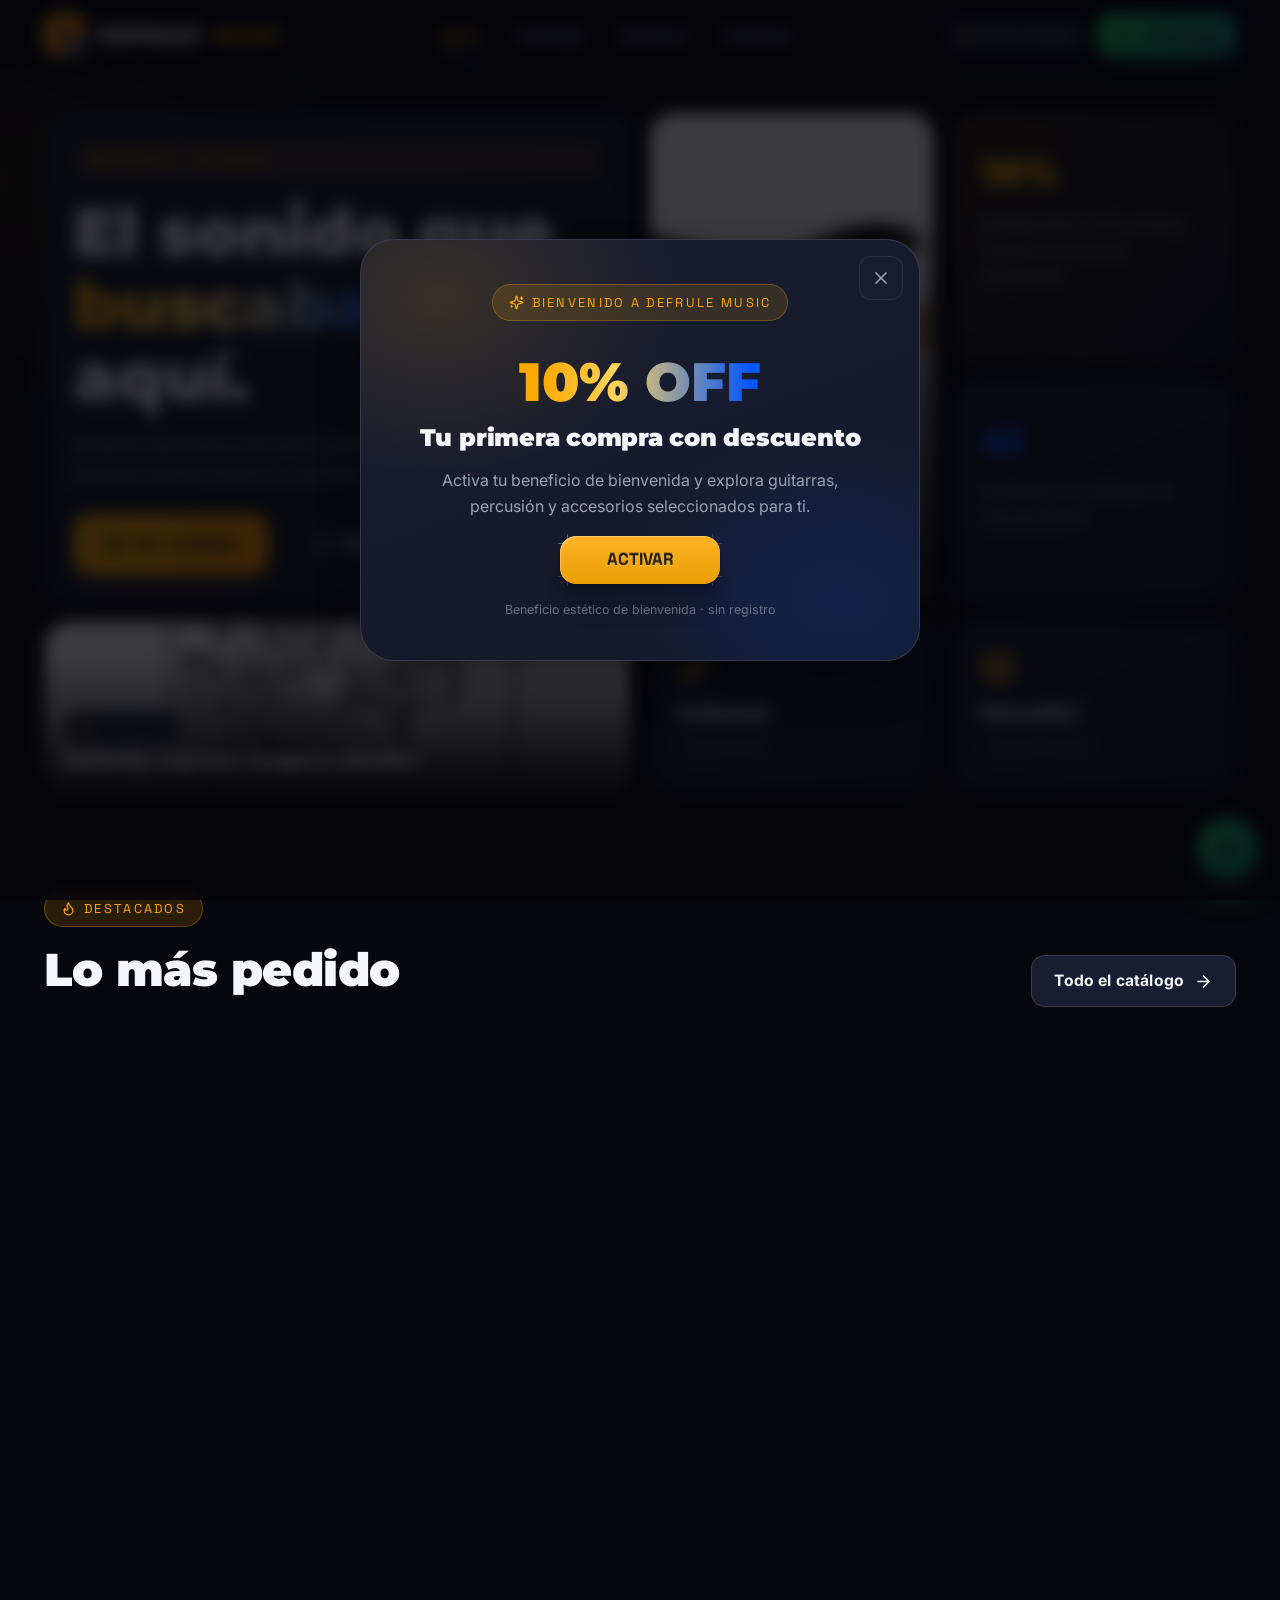
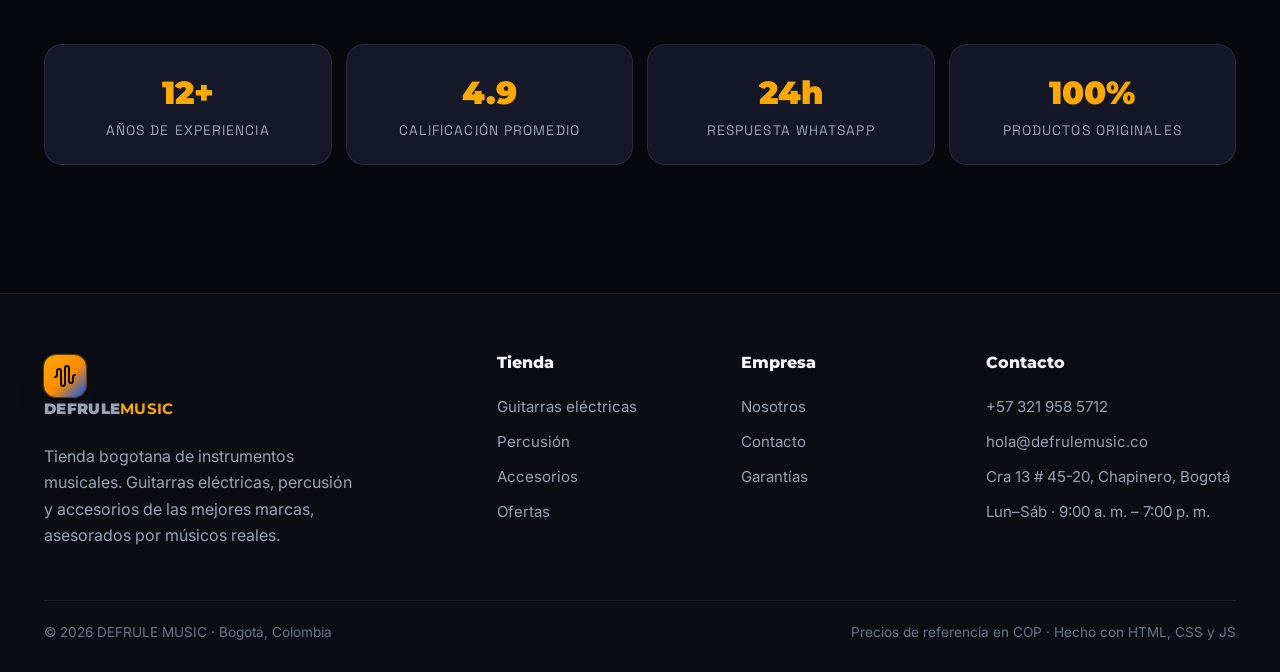
<file: index.html>
<!DOCTYPE html>
<html lang="es-CO" class="no-js">
<head>
<meta charset="utf-8">
<meta name="viewport" content="width=device-width, initial-scale=1">
<title>DEFRULE MUSIC — Guitarras, percusión y accesorios en Bogotá</title>
<meta name="description" content="Tienda de instrumentos musicales en Bogotá. Guitarras eléctricas, percusión y accesorios de las mejores marcas. Pide por WhatsApp.">
<meta name="theme-color" content="#07080d">
<link rel="preconnect" href="https://fonts.googleapis.com">
<link rel="preconnect" href="https://fonts.gstatic.com" crossorigin>
<link href="https://fonts.googleapis.com/css2?family=Inter:wght@400;500;600;700&family=Montserrat:wght@800;900&family=Space+Grotesk:wght@500;600;700&display=swap" rel="stylesheet">
<link rel="stylesheet" href="assets/css/styles.css">
</head>
<body data-page="inicio">
<main>
  <section class="section" style="padding-top:40px">
    <div class="container">
      <div class="bento">
        <!-- HERO -->
        <div class="b-cell b-hero" data-reveal>
          <span class="eyebrow"><i data-lucide="sparkles"></i> Bogotá · Colombia</span>
          <h1 class="h-display" style="font-size:clamp(2.4rem,5.5vw,4.2rem)">
            El sonido que<br><span class="grad">buscabas</span>, está aquí.
          </h1>
          <p class="lead" style="margin:18px 0 26px">Guitarras eléctricas, percusión y accesorios seleccionados. Asesoría real de músicos y cierre por WhatsApp.</p>
          <div style="display:flex;gap:14px;flex-wrap:wrap">
            <a class="btn btn-primary btn-lg" data-nav href="catalogo.html"><i data-lucide="layout-grid"></i> Ver catálogo</a>
            <a class="btn btn-ghost btn-lg" target="_blank" rel="noopener" href="https://wa.me/573219585712?text=Hola%20DEFRULE%20MUSIC"><i data-lucide="message-circle"></i> Escríbenos</a>
          </div>
        </div>

        <!-- imagen guitarra -->
        <div class="b-cell b-tall" data-reveal style="padding:0">
          <img class="b-img" src="assets/img/g1-1.jpg" alt="Guitarra eléctrica Fender">
          <div class="b-overlay"></div>
          <div class="b-content" style="position:absolute;bottom:20px;left:20px;right:20px">
            <span class="tag"><i data-lucide="guitar"></i> Guitarras eléctricas</span>
            <h3 style="font-weight:800;margin-top:8px">Strats, Teles, Les Paul y más</h3>
          </div>
        </div>

        <!-- descuento -->
        <div class="b-cell" data-reveal style="background:linear-gradient(135deg,var(--accent-soft),var(--card))">
          <div class="b-num">10%</div>
          <p style="color:var(--muted);margin:6px 0 0">de descuento en tu primera compra al activar la bienvenida.</p>
        </div>

        <!-- stat -->
        <div class="b-cell" data-reveal>
          <div class="b-num" style="color:var(--accent-2)">41</div>
          <p style="color:var(--muted);margin:6px 0 0">productos en catálogo de marcas líderes.</p>
        </div>

        <!-- imagen batería -->
        <div class="b-cell b-wide" data-reveal style="padding:0">
          <img class="b-img" src="assets/img/p1-1.jpg" alt="Batería Pearl">
          <div class="b-overlay"></div>
          <div class="b-content" style="position:absolute;bottom:20px;left:20px;right:20px">
            <span class="tag"><i data-lucide="drum"></i> Percusión</span>
            <h3 style="font-weight:800;margin-top:8px">Baterías, cajones, congas y platillos</h3>
          </div>
        </div>

        <!-- categorías -->
        <a class="b-cell" data-nav href="catalogo.html" data-reveal style="text-decoration:none">
          <i data-lucide="guitar" style="width:34px;height:34px;color:var(--accent)"></i>
          <h3 style="margin-top:12px;font-weight:800">Guitarras</h3>
          <span class="tag" style="margin-top:8px"><span id="n-guit">13</span> modelos</span>
        </a>
        <a class="b-cell" data-nav href="catalogo.html" data-reveal style="text-decoration:none">
          <i data-lucide="drum" style="width:34px;height:34px;color:var(--accent)"></i>
          <h3 style="margin-top:12px;font-weight:800">Percusión</h3>
          <span class="tag" style="margin-top:8px"><span id="n-perc">12</span> productos</span>
        </a>
      </div>
    </div>
  </section>

  <!-- destacados -->
  <section class="section" style="padding-top:10px">
    <div class="container">
      <div data-reveal style="display:flex;align-items:flex-end;justify-content:space-between;gap:20px;margin-bottom:26px">
        <div>
          <span class="eyebrow"><i data-lucide="flame"></i> Destacados</span>
          <h2 class="h2">Lo más pedido</h2>
        </div>
        <a class="btn btn-secondary" data-nav href="catalogo.html">Todo el catálogo <i data-lucide="arrow-right"></i></a>
      </div>
      <div class="grid-products" id="featured" data-reveal-group></div>
    </div>
  </section>

  <!-- recientes -->
  <section class="section" id="recent-sec" style="padding-top:0;display:none">
    <div class="container">
      <div data-reveal><span class="eyebrow"><i data-lucide="eye"></i> Vistos recientemente</span>
      <h2 class="h2" style="font-size:1.6rem">Sigue explorando</h2></div>
      <div class="grid-products" id="recent"></div>
    </div>
  </section>

  <!-- valor -->
  <section class="section" style="padding-top:0">
    <div class="container">
      <div class="stats" data-reveal-group>
        <div class="stat"><div class="n">12+</div><div class="l">años de experiencia</div></div>
        <div class="stat"><div class="n">4.9</div><div class="l">calificación promedio</div></div>
        <div class="stat"><div class="n">24h</div><div class="l">respuesta WhatsApp</div></div>
        <div class="stat"><div class="n">100%</div><div class="l">productos originales</div></div>
      </div>
    </div>
  </section>
</main>

<script src="assets/vendor/gsap.min.js"></script>
<script src="assets/vendor/ScrollTrigger.min.js"></script>
<script src="assets/vendor/lucide.min.js"></script>
<script src="assets/js/data.js"></script>
<script src="assets/js/db.js"></script>
<script src="assets/js/main.js"></script>
<script>
  // destacados en home: top por reseñas, 4 items
  document.addEventListener('DOMContentLoaded', () => {
    const top = PRODUCTS.slice().sort((a,b)=>b.reviews-a.reviews).slice(0,4);
    const host = document.getElementById('featured');
    host.innerHTML = top.map((p,i)=>cardHTML(p,i)).join('');
    lucide.createIcons(); paintFavs(host); bindCards(host);
  });
</script>
</body>
</html>
</file>
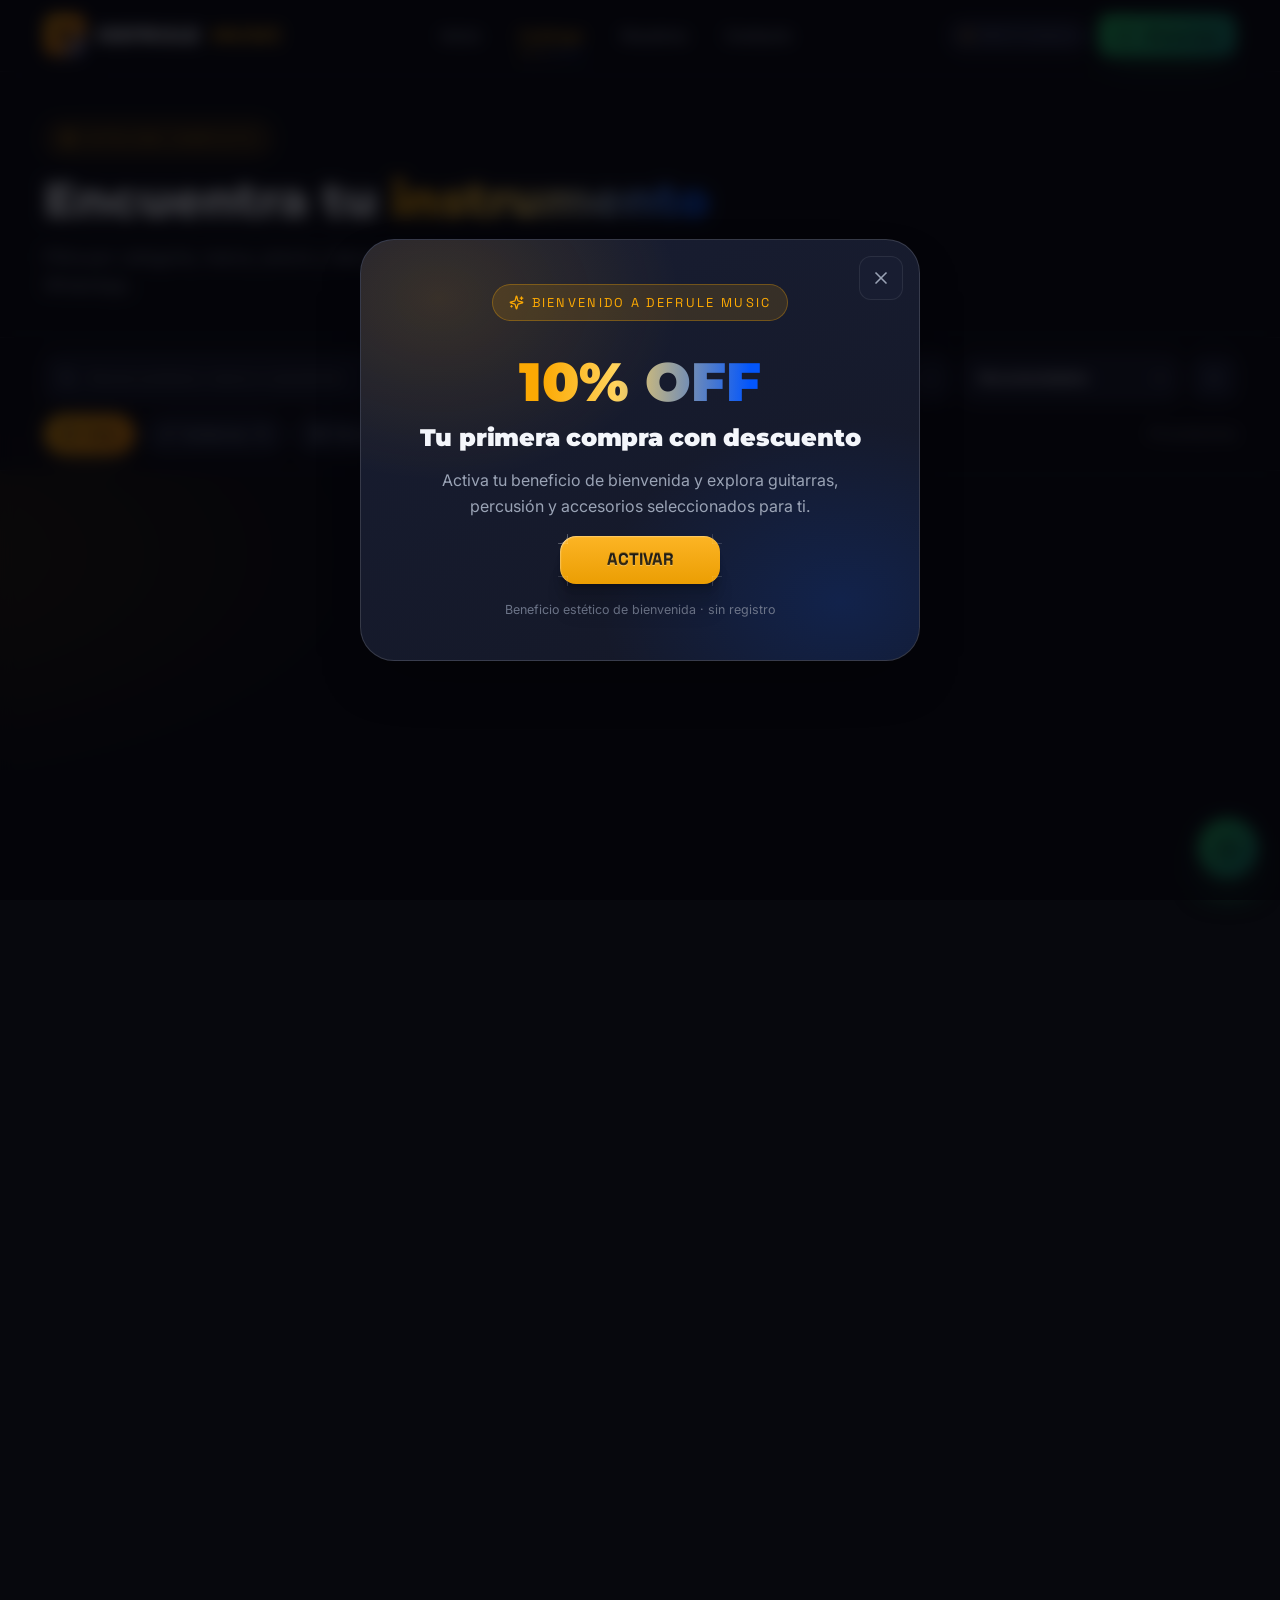
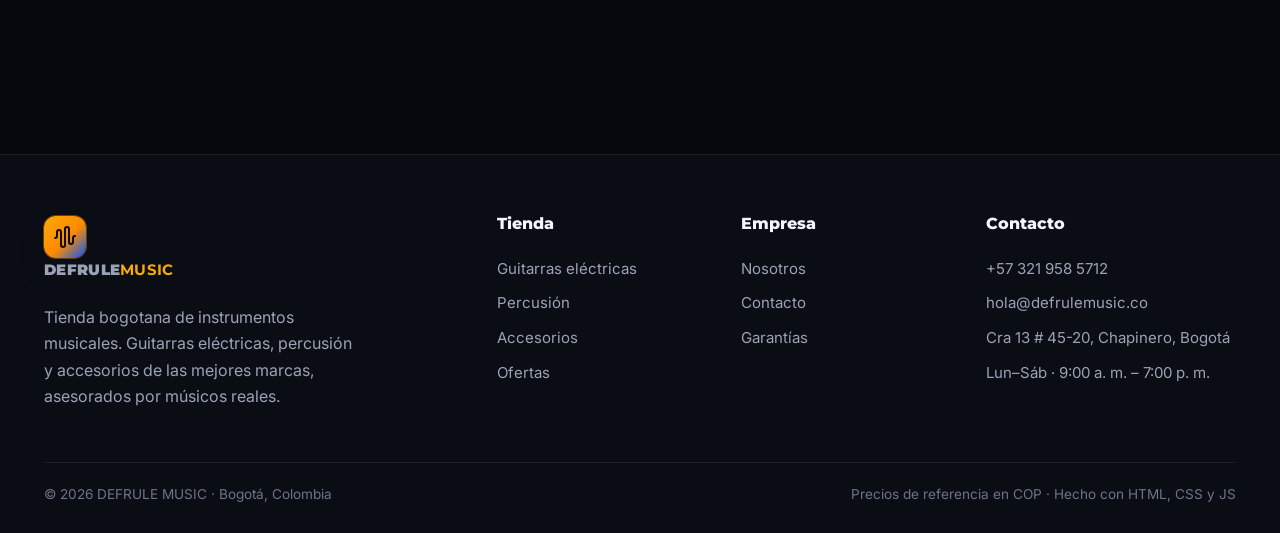
<file: catalogo.html>
<!DOCTYPE html>
<html lang="es-CO" class="no-js">
<head>
<meta charset="utf-8">
<meta name="viewport" content="width=device-width, initial-scale=1">
<title>Catálogo — DEFRULE MUSIC</title>
<meta name="description" content="Explora guitarras eléctricas, percusión y accesorios con filtros por marca, precio, descuento y más.">
<meta name="theme-color" content="#07080d">
<link rel="preconnect" href="https://fonts.googleapis.com">
<link rel="preconnect" href="https://fonts.gstatic.com" crossorigin>
<link href="https://fonts.googleapis.com/css2?family=Inter:wght@400;500;600;700&family=Montserrat:wght@800;900&family=Space+Grotesk:wght@500;600;700&display=swap" rel="stylesheet">
<link rel="stylesheet" href="assets/css/styles.css">
</head>
<body data-page="catalogo">
<main>
  <section class="section" style="padding:48px 0 20px">
    <div class="container">
      <span class="eyebrow"><i data-lucide="layout-grid"></i> Catálogo completo</span>
      <h1 class="h-display" style="font-size:clamp(2rem,4.5vw,3rem)">Encuentra tu <span class="grad">instrumento</span></h1>
      <p class="lead">Filtra por categoría, marca, precio y descuento. Cada producto te lleva directo a WhatsApp.</p>
    </div>
  </section>

  <div class="filters">
    <div class="container filters-inner">
      <div class="f-search">
        <i data-lucide="search"></i>
        <input id="f-q" type="search" placeholder="Buscar producto, marca o característica…" autocomplete="off">
      </div>

      <div class="f-select"><select id="f-brand" aria-label="Marca"></select></div>
      <div class="f-select"><select id="f-price" aria-label="Precio">
        <option value="all">Precio: todos</option>
        <option value="p1">Hasta $500 mil</option>
        <option value="p2">$500 mil – $1.5 M</option>
        <option value="p3">$1.5 M – $4 M</option>
        <option value="p4">Más de $4 M</option>
      </select></div>
      <div class="f-select"><select id="f-disc" aria-label="Descuento">
        <option value="all">Descuento: todos</option>
        <option value="any">Con descuento</option>
        <option value="10">10% o más</option>
        <option value="12">12% o más</option>
      </select></div>
      <div class="f-select"><select id="f-sort" aria-label="Ordenar">
        <option value="rec">Recomendados</option>
        <option value="price-asc">Precio: menor a mayor</option>
        <option value="price-desc">Precio: mayor a menor</option>
        <option value="disc">Mayor descuento</option>
        <option value="rating">Mejor calificados</option>
      </select></div>
      <button class="icon-btn" id="f-clear" title="Limpiar filtros" aria-label="Limpiar filtros"><i data-lucide="x"></i></button>
    </div>
    <div class="container filters-inner" style="padding-top:12px">
      <div class="chips">
        <button class="chip active" data-cat="all"><i data-lucide="layout-grid"></i> Todo</button>
        <button class="chip" data-cat="guitarras"><i data-lucide="guitar"></i> Guitarras <span id="n-guit"></span></button>
        <button class="chip" data-cat="percusion"><i data-lucide="drum"></i> Percusión <span id="n-perc"></span></button>
        <button class="chip" data-cat="accesorios"><i data-lucide="headphones"></i> Accesorios <span id="n-acc"></span></button>
      </div>
      <span class="result-count" id="count"></span>
    </div>
  </div>

  <section class="section" style="padding-top:34px">
    <div class="container">
      <div class="grid-products" id="grid"></div>
    </div>
  </section>
</main>

<script src="assets/vendor/gsap.min.js"></script>
<script src="assets/vendor/ScrollTrigger.min.js"></script>
<script src="assets/vendor/lucide.min.js"></script>
<script src="assets/js/data.js"></script>
<script src="assets/js/db.js"></script>
<script src="assets/js/main.js"></script>
<script src="assets/js/catalog.js"></script>
</body>
</html>
</file>
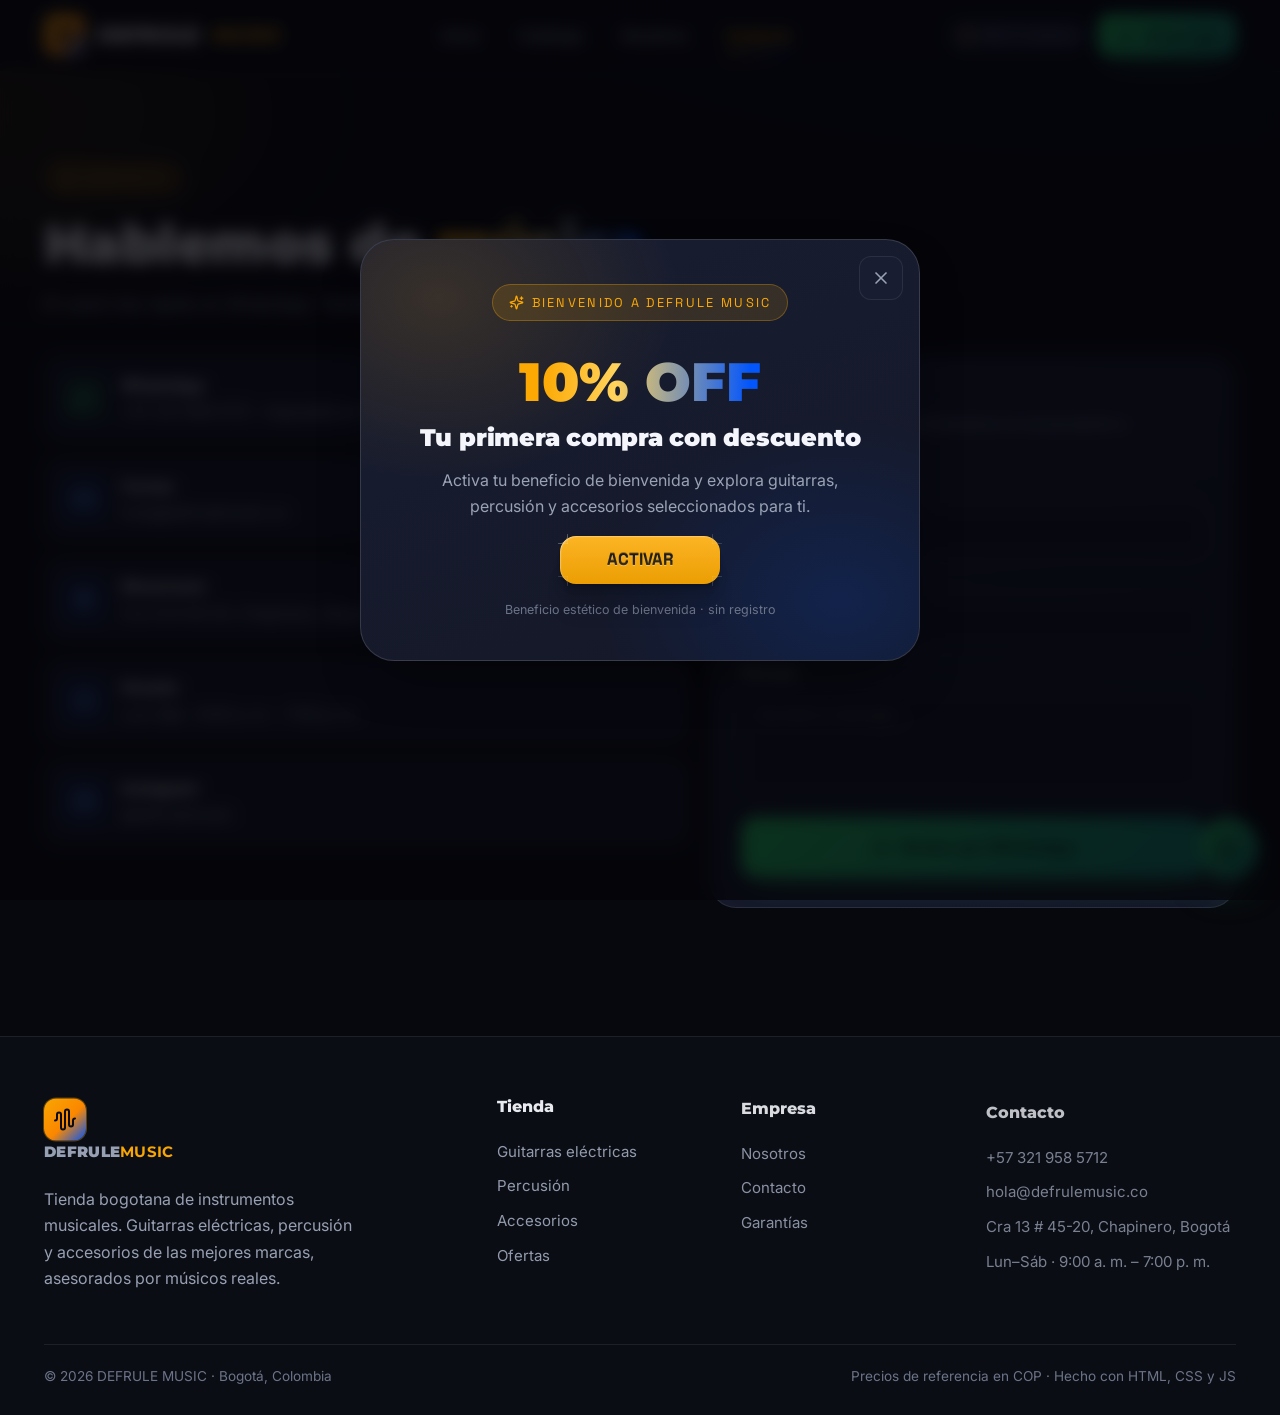
<file: contacto.html>
<!DOCTYPE html>
<html lang="es-CO" class="no-js">
<head>
<meta charset="utf-8">
<meta name="viewport" content="width=device-width, initial-scale=1">
<title>Contacto — DEFRULE MUSIC</title>
<meta name="description" content="Escríbenos por WhatsApp o visita nuestro showroom en Chapinero, Bogotá.">
<meta name="theme-color" content="#07080d">
<link rel="preconnect" href="https://fonts.googleapis.com">
<link rel="preconnect" href="https://fonts.gstatic.com" crossorigin>
<link href="https://fonts.googleapis.com/css2?family=Inter:wght@400;500;600;700&family=Montserrat:wght@800;900&family=Space+Grotesk:wght@500;600;700&display=swap" rel="stylesheet">
<link rel="stylesheet" href="assets/css/styles.css">
</head>
<body data-page="contacto">
<main>
  <section class="section">
    <div class="container">
      <span class="eyebrow"><i data-lucide="message-circle"></i> Contacto</span>
      <h1 class="h-display" style="font-size:clamp(2.2rem,5vw,3.4rem)">Hablemos de <span class="grad">música</span></h1>
      <p class="lead" style="margin-bottom:36px">El canal más rápido es WhatsApp. También puedes escribirnos o visitarnos.</p>

      <div class="contact-grid">
        <div style="display:flex;flex-direction:column;gap:14px" data-reveal-group>
          <a class="info-row" target="_blank" rel="noopener" href="https://wa.me/573219585712?text=Hola%20DEFRULE%20MUSIC" style="text-decoration:none">
            <span class="ic" style="background:rgba(37,211,102,.15);color:var(--wa)"><i data-lucide="message-circle"></i></span>
            <span><b>WhatsApp</b><br><span style="color:var(--muted)">+57 321 958 5712 · respuesta en horas hábiles</span></span>
          </a>
          <a class="info-row" href="mailto:hola@defrulemusic.co" style="text-decoration:none">
            <span class="ic"><i data-lucide="mail"></i></span>
            <span><b>Correo</b><br><span style="color:var(--muted)">hola@defrulemusic.co</span></span>
          </a>
          <div class="info-row">
            <span class="ic"><i data-lucide="map-pin"></i></span>
            <span><b>Showroom</b><br><span style="color:var(--muted)">Cra 13 # 45-20, Chapinero, Bogotá</span></span>
          </div>
          <div class="info-row">
            <span class="ic"><i data-lucide="clock"></i></span>
            <span><b>Horario</b><br><span style="color:var(--muted)">Lun–Sáb · 9:00 a. m. – 7:00 p. m.</span></span>
          </div>
          <div class="info-row">
            <span class="ic"><i data-lucide="instagram"></i></span>
            <span><b>Instagram</b><br><span style="color:var(--muted)">@defrulemusic</span></span>
          </div>
        </div>

        <div class="b-cell" data-reveal style="padding:30px">
          <h3 style="font-weight:800;margin-bottom:6px">Escríbenos</h3>
          <p style="color:var(--muted);font-size:.92rem;margin:0 0 18px">Cuéntanos qué buscas y te llevamos la conversación a WhatsApp.</p>
          <form class="form-grid" id="cform">
            <div><label for="c-n">Nombre</label><input id="c-n" required placeholder="Tu nombre"></div>
            <div><label for="c-i">¿Qué te interesa?</label><input id="c-i" required placeholder="Ej: una Strat para rock"></div>
            <div><label for="c-m">Mensaje</label><textarea id="c-m" rows="4" required placeholder="Escribe tu mensaje…"></textarea></div>
            <button class="btn btn-wa btn-lg btn-block" type="submit" id="c-send">Enviar por WhatsApp</button>
          </form>
        </div>
      </div>
    </div>
  </section>
</main>

<script src="assets/vendor/gsap.min.js"></script>
<script src="assets/vendor/ScrollTrigger.min.js"></script>
<script src="assets/vendor/lucide.min.js"></script>
<script src="assets/js/data.js"></script>
<script src="assets/js/db.js"></script>
<script src="assets/js/main.js"></script>
<script>
  document.addEventListener('DOMContentLoaded', () => {
    const f = document.getElementById('cform');
    f.addEventListener('submit', e => {
      e.preventDefault();
      const n = document.getElementById('c-n').value.trim();
      const i = document.getElementById('c-i').value.trim();
      const m = document.getElementById('c-m').value.trim();
      const text = `Hola DEFRULE MUSIC, soy ${n}. Me interesa: ${i}. ${m}`;
      window.open(`https://wa.me/${CONFIG.store.whatsapp}?text=${encodeURIComponent(text)}`, '_blank');
      toast('Abriendo WhatsApp con tu mensaje…', 'message-circle');
    });
    // inyectar icono WA al botón
    document.getElementById('c-send').insertAdjacentHTML('afterbegin', WA_ICON);
  });
</script>
</body>
</html>
</file>
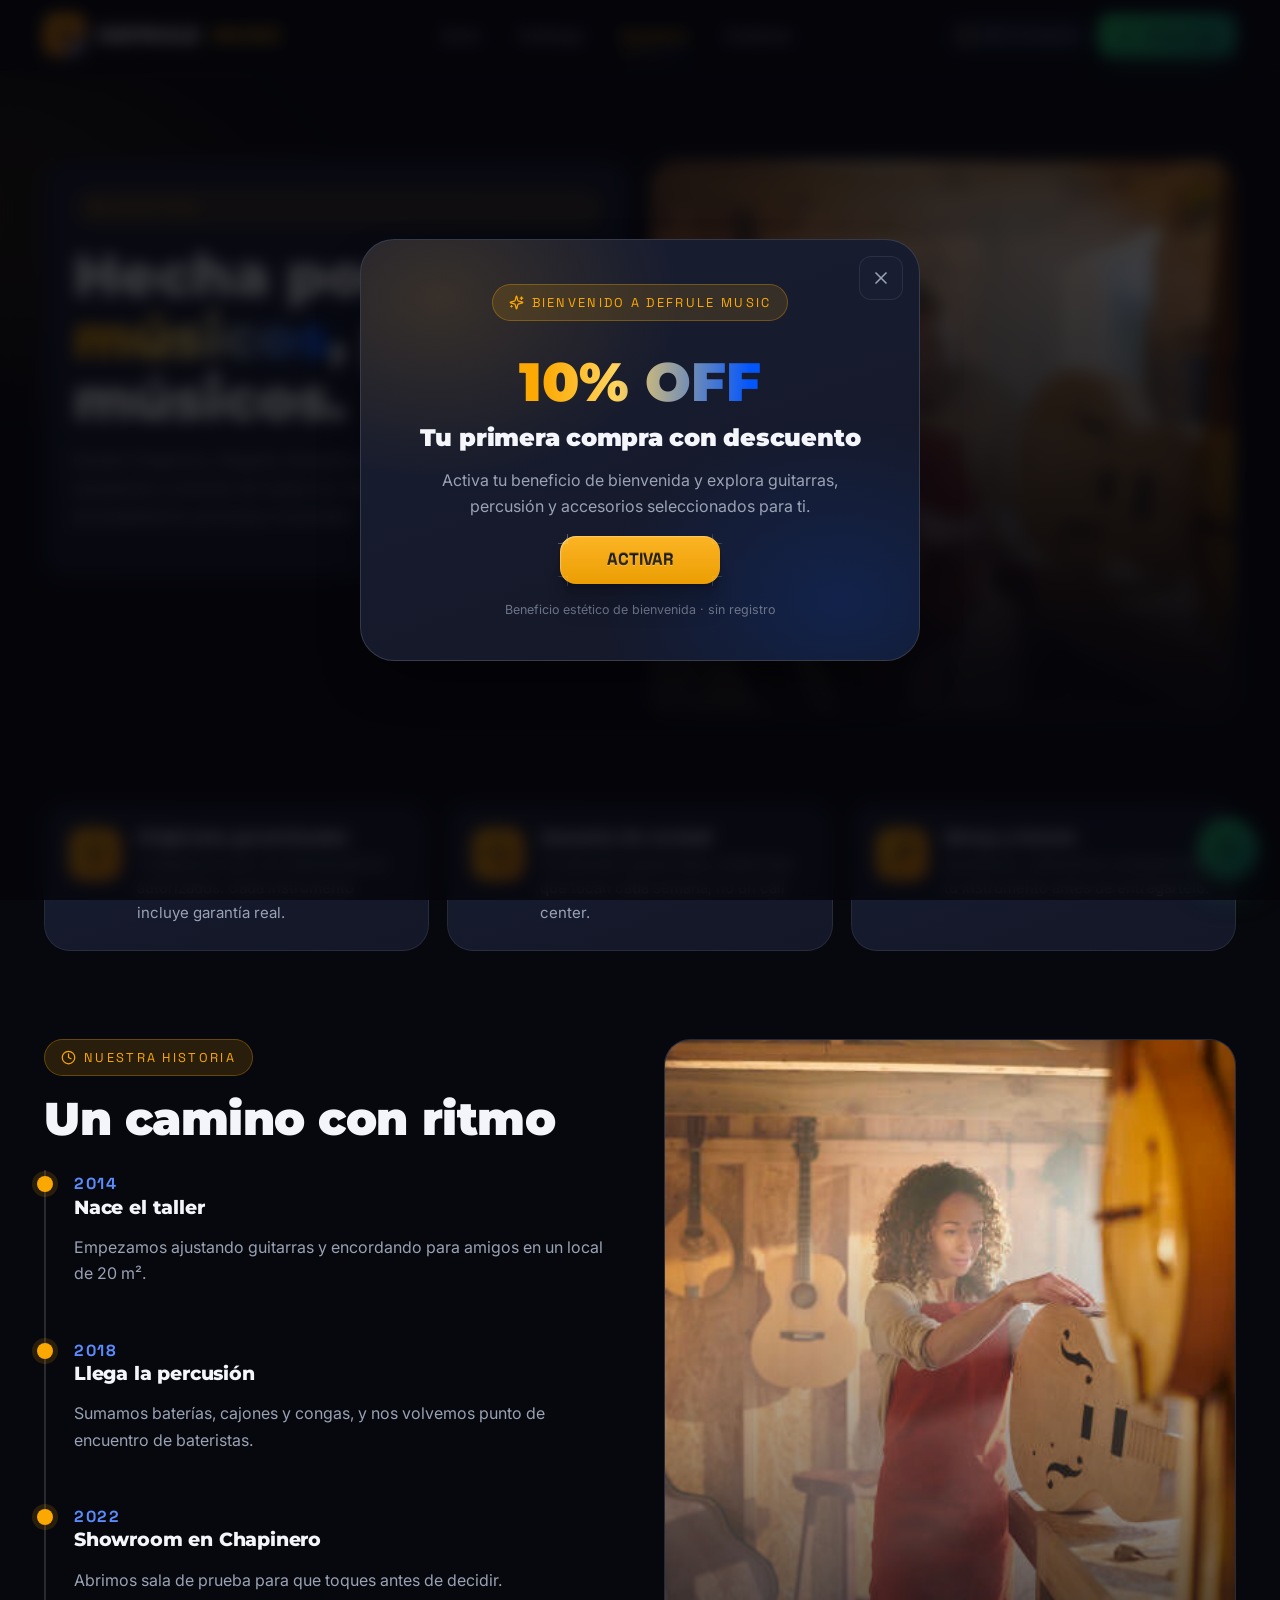
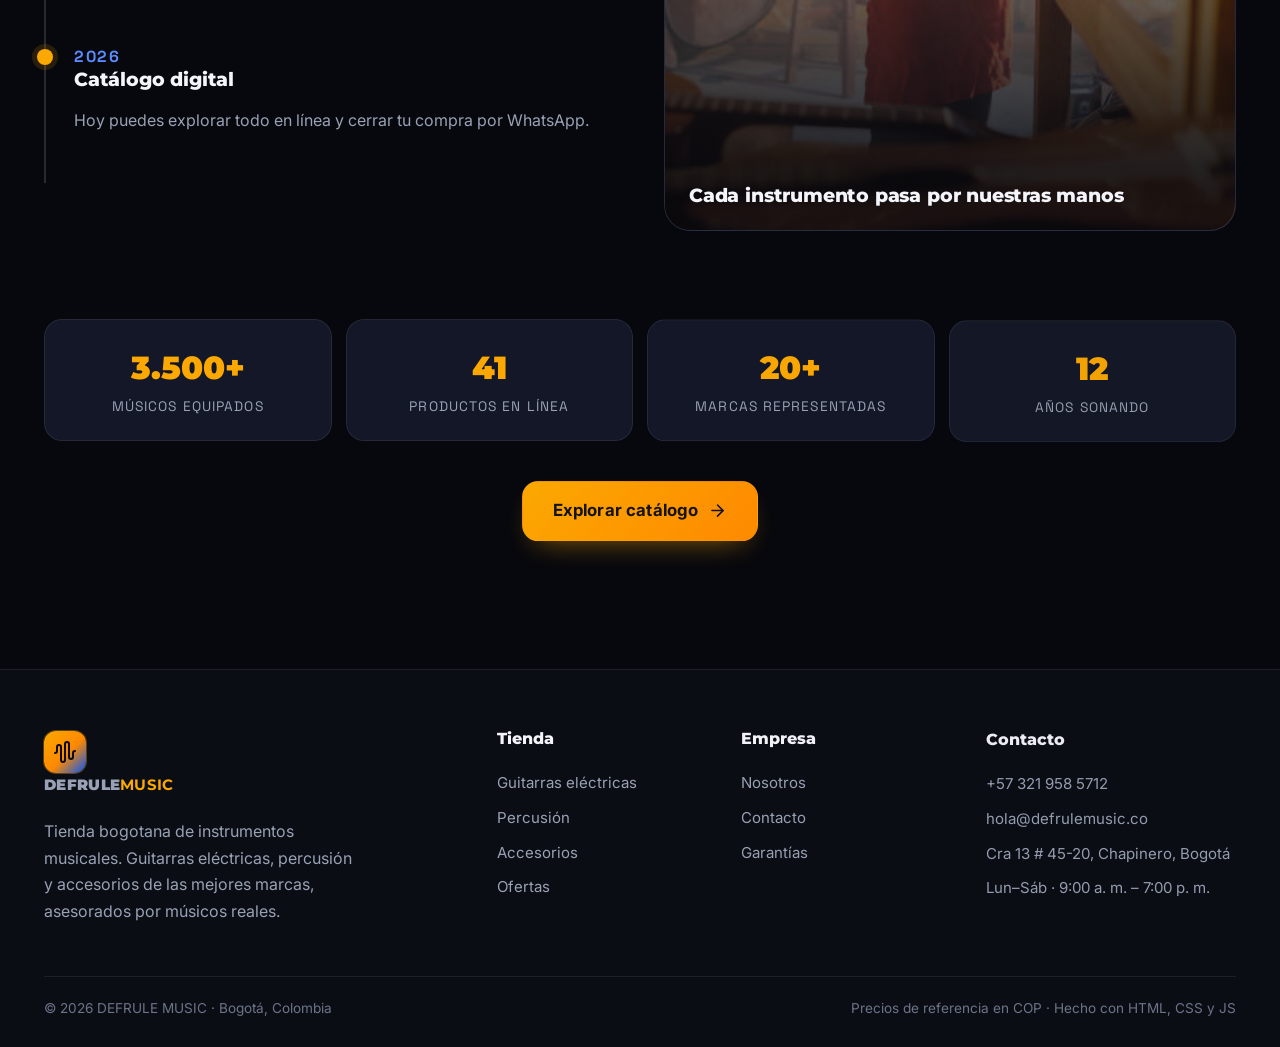
<file: nosotros.html>
<!DOCTYPE html>
<html lang="es-CO" class="no-js">
<head>
<meta charset="utf-8">
<meta name="viewport" content="width=device-width, initial-scale=1">
<title>Nosotros — DEFRULE MUSIC</title>
<meta name="description" content="Conoce la historia de DEFRULE MUSIC, la tienda de instrumentos de Bogotá hecha por músicos.">
<meta name="theme-color" content="#07080d">
<link rel="preconnect" href="https://fonts.googleapis.com">
<link rel="preconnect" href="https://fonts.gstatic.com" crossorigin>
<link href="https://fonts.googleapis.com/css2?family=Inter:wght@400;500;600;700&family=Montserrat:wght@800;900&family=Space+Grotesk:wght@500;600;700&display=swap" rel="stylesheet">
<link rel="stylesheet" href="assets/css/styles.css">
</head>
<body data-page="nosotros">
<main>
  <section class="section">
    <div class="container">
      <div class="bento" style="grid-template-columns:repeat(2,1fr)">
        <div class="b-cell" data-reveal style="display:flex;flex-direction:column;justify-content:center">
          <span class="eyebrow"><i data-lucide="users"></i> Nosotros</span>
          <h1 class="h-display" style="font-size:clamp(2.2rem,5vw,3.6rem)">Hecha por <span class="grad">músicos</span>, para músicos.</h1>
          <p class="lead" style="margin-top:16px">Desde Chapinero, Bogotá, llevamos más de una década equipando a artistas de todos los niveles. No vendemos cajas: acompañamos procesos musicales.</p>
        </div>
        <div class="b-cell b-tall" data-reveal style="padding:0">
          <img class="b-img" src="assets/img/x-ws-1.jpg" alt="Taller de lutería">
          <div class="b-overlay"></div>
        </div>
      </div>
    </div>
  </section>

  <section class="section" style="padding-top:0">
    <div class="container">
      <div class="bento" style="grid-template-columns:repeat(3,1fr)">
        <div class="vp" data-reveal>
          <div class="ic"><i data-lucide="shield-check"></i></div>
          <div><h3>Originales garantizados</h3><p>Trabajamos solo con distribuidores autorizados. Cada instrumento incluye garantía real.</p></div>
        </div>
        <div class="vp" data-reveal>
          <div class="ic"><i data-lucide="headset"></i></div>
          <div><h3>Asesoría de verdad</h3><p>Te atienden guitarristas y bateristas que tocan cada semana, no un call center.</p></div>
        </div>
        <div class="vp" data-reveal>
          <div class="ic"><i data-lucide="wrench"></i></div>
          <div><h3>Setup y lutería</h3><p>Ajustamos, calibramos y preparamos tu instrumento antes de entregártelo.</p></div>
        </div>
      </div>
    </div>
  </section>

  <section class="section" style="padding-top:0">
    <div class="container" style="display:grid;grid-template-columns:1fr 1fr;gap:48px">
      <div data-reveal>
        <span class="eyebrow"><i data-lucide="clock"></i> Nuestra historia</span>
        <h2 class="h2">Un camino con ritmo</h2>
        <div class="timeline" style="margin-top:26px">
          <div class="t-item"><span class="y">2014</span><h3 style="font-weight:800">Nace el taller</h3><p style="color:var(--muted)">Empezamos ajustando guitarras y encordando para amigos en un local de 20 m².</p></div>
          <div class="t-item"><span class="y">2018</span><h3 style="font-weight:800">Llega la percusión</h3><p style="color:var(--muted)">Sumamos baterías, cajones y congas, y nos volvemos punto de encuentro de bateristas.</p></div>
          <div class="t-item"><span class="y">2022</span><h3 style="font-weight:800">Showroom en Chapinero</h3><p style="color:var(--muted)">Abrimos sala de prueba para que toques antes de decidir.</p></div>
          <div class="t-item"><span class="y">2026</span><h3 style="font-weight:800">Catálogo digital</h3><p style="color:var(--muted)">Hoy puedes explorar todo en línea y cerrar tu compra por WhatsApp.</p></div>
        </div>
      </div>
      <div class="b-cell b-tall" data-reveal style="padding:0;height:100%">
        <img class="b-img" src="assets/img/x-ws-4.jpg" alt="Luthier trabajando">
        <div class="b-overlay"></div>
        <div class="b-content" style="position:absolute;bottom:24px;left:24px;right:24px">
          <h3 style="font-weight:800">Cada instrumento pasa por nuestras manos</h3>
        </div>
      </div>
    </div>
  </section>

  <section class="section" style="padding-top:0">
    <div class="container">
      <div class="stats" data-reveal-group>
        <div class="stat"><div class="n">3.500+</div><div class="l">músicos equipados</div></div>
        <div class="stat"><div class="n">41</div><div class="l">productos en línea</div></div>
        <div class="stat"><div class="n">20+</div><div class="l">marcas representadas</div></div>
        <div class="stat"><div class="n">12</div><div class="l">años sonando</div></div>
      </div>
      <div style="text-align:center;margin-top:40px" data-reveal>
        <a class="btn btn-primary btn-lg" data-nav href="catalogo.html">Explorar catálogo <i data-lucide="arrow-right"></i></a>
      </div>
    </div>
  </section>
</main>

<script src="assets/vendor/gsap.min.js"></script>
<script src="assets/vendor/ScrollTrigger.min.js"></script>
<script src="assets/vendor/lucide.min.js"></script>
<script src="assets/js/data.js"></script>
<script src="assets/js/db.js"></script>
<script src="assets/js/main.js"></script>
</body>
</html>
</file>
<file: assets/css/styles.css>
/* ==========================================================================
   DEFRULE MUSIC — Design system (dark, bento, #fca903 / #0356fc)
   Fonts: Inter (body) · Montserrat 800/900 (display) · Space Grotesk (mono-ish)
   ========================================================================== */

:root{
  --accent:#fca903;
  --accent-2:#0356fc;
  --accent-2-soft:rgba(3,86,252,.16);
  --accent-soft:rgba(252,169,3,.14);
  --wa:#25d366;
  --wa-dark:#128c7e;

  --bg:#07080d;
  --bg-2:#0b0d15;
  --surface:#101320;
  --card:#141828;
  --card-2:#181d31;
  --line:rgba(255,255,255,.08);
  --line-2:rgba(255,255,255,.14);

  --text:#f4f6fb;
  --muted:#9aa3b5;
  --muted-2:#6c7488;

  --ok:#2fd07c;
  --hot:#ff5a5f;

  --r-s:12px; --r-m:18px; --r-l:26px; --r-xl:34px;

  --fd:"Montserrat","Inter",system-ui,sans-serif;          /* display (Black) */
  --fb:"Inter",system-ui,-apple-system,"Segoe UI",sans-serif; /* body */
  --fm:"Space Grotesk","Inter",monospace;                  /* tags / numeric  */

  --sh-1:0 6px 24px -12px rgba(0,0,0,.6);
  --sh-2:0 24px 60px -28px rgba(0,0,0,.75);
  --glow:0 0 0 1px rgba(252,169,3,.35),0 18px 50px -18px rgba(252,169,3,.5);
  --glow2:0 0 0 1px rgba(3,86,252,.4),0 18px 50px -18px rgba(3,86,252,.55);

  --ease:cubic-bezier(.22,.61,.36,1);
  --maxw:1240px;
  --navh:72px;
}

*,*::before,*::after{box-sizing:border-box}
html{scroll-behavior:smooth;-webkit-text-size-adjust:100%}
body{
  margin:0;
  background:
    radial-gradient(1200px 500px at 85% -10%, var(--accent-2-soft), transparent 60%),
    radial-gradient(900px 420px at -10% 8%, var(--accent-soft), transparent 55%),
    var(--bg);
  color:var(--text);
  font-family:var(--fb);
  font-size:16px;line-height:1.65;
  -webkit-font-smoothing:antialiased;text-rendering:optimizeLegibility;
  overflow-x:hidden;
}
img{max-width:100%;display:block}
a{color:inherit;text-decoration:none}
button{font-family:inherit}
::selection{background:var(--accent);color:#141414}

/* scrollbar */
::-webkit-scrollbar{width:11px;height:11px}
::-webkit-scrollbar-track{background:var(--bg)}
::-webkit-scrollbar-thumb{background:#2a3046;border-radius:8px;border:3px solid var(--bg)}
::-webkit-scrollbar-thumb:hover{background:var(--accent)}

.container{max-width:var(--maxw);margin:0 auto;padding:0 24px}
.page{min-height:100vh;display:flex;flex-direction:column}
main{flex:1}

/* ==========================================================================
   NAVBAR (single, top, sticky)
   ========================================================================== */
.nav{
  position:fixed;inset:0 0 auto 0;z-index:120;height:var(--navh);
  display:flex;align-items:center;
  background:rgba(7,8,13,.72);backdrop-filter:blur(14px);-webkit-backdrop-filter:blur(14px);
  border-bottom:1px solid var(--line);
  transition:box-shadow .3s var(--ease),background .3s;
}
.nav.scrolled{box-shadow:0 12px 30px -18px rgba(0,0,0,.8);background:rgba(7,8,13,.9)}
.nav-inner{width:100%;max-width:var(--maxw);margin:0 auto;padding:0 24px;
  display:flex;align-items:center;justify-content:space-between;gap:24px}
.logo{display:flex;align-items:center;gap:12px;font-family:var(--fd);font-weight:900;
  font-size:1.25rem;letter-spacing:.02em;color:var(--text)}
.logo .mark{width:42px;height:42px;border-radius:12px;flex:none;display:grid;place-items:center;
  background:linear-gradient(135deg,var(--accent),#ff8a00 55%,var(--accent-2));
  box-shadow:var(--glow)}
.logo .mark svg{width:24px;height:24px;color:#0b0d14}
.logo b{color:var(--accent)}
.nav-links{display:flex;align-items:center;gap:6px}
.nav-links a{
  position:relative;padding:10px 16px;border-radius:12px;color:var(--muted);
  font-weight:600;font-size:.95rem;transition:color .25s,background .25s,transform .25s;
}
.nav-links a:hover{color:var(--text);background:var(--card-2);transform:translateY(-1px)}
.nav-links a.active{color:var(--accent)}
.nav-links a.active::after{content:"";position:absolute;left:16px;right:16px;bottom:4px;height:2px;
  border-radius:2px;background:linear-gradient(90deg,var(--accent),var(--accent-2))}
.nav-cta{display:flex;align-items:center;gap:10px}
.nav-toggle{display:none;background:var(--card);border:1px solid var(--line);color:var(--text);
  width:44px;height:44px;border-radius:12px;align-items:center;justify-content:center;cursor:pointer}
.nav-toggle svg{width:22px;height:22px}

@media (max-width:900px){
  .nav-links{
    position:fixed;top:var(--navh);left:0;right:0;flex-direction:column;align-items:stretch;
    background:rgba(7,8,13,.98);backdrop-filter:blur(16px);padding:14px;gap:4px;
    border-bottom:1px solid var(--line);transform:translateY(-8px);opacity:0;pointer-events:none;
    transition:.3s var(--ease);
  }
  .nav-links.open{transform:none;opacity:1;pointer-events:auto}
  .nav-links a{padding:14px 16px}
  .nav-toggle{display:flex}
  .nav-cta .btn{display:none}
}

/* ==========================================================================
   BUTTONS
   ========================================================================== */
.btn{
  --h:52px;
  display:inline-flex;align-items:center;justify-content:center;gap:10px;
  height:var(--h);padding:0 22px;border-radius:14px;border:1px solid transparent;
  font-weight:700;font-size:.98rem;letter-spacing:.01em;cursor:pointer;user-select:none;
  transition:transform .28s var(--ease),box-shadow .28s var(--ease),background .28s,border-color .28s,filter .28s;
  position:relative;overflow:hidden;white-space:nowrap;
}
.btn svg{width:19px;height:19px;flex:none}
.btn:active{transform:scale(.97)}
.btn-primary{background:linear-gradient(135deg,var(--accent),#ff8a00);color:#141414;
  box-shadow:0 12px 30px -14px rgba(252,169,3,.6)}
.btn-primary:hover{transform:translateY(-3px);box-shadow:0 18px 40px -14px rgba(252,169,3,.75);filter:saturate(1.08)}
.btn-secondary{background:var(--card-2);color:var(--text);border-color:var(--line-2)}
.btn-secondary:hover{transform:translateY(-3px);border-color:var(--accent-2);box-shadow:var(--glow2)}
.btn-ghost{background:transparent;color:var(--text);border-color:var(--line-2)}
.btn-ghost:hover{border-color:var(--accent);color:var(--accent);transform:translateY(-3px)}
.btn-wa{background:linear-gradient(135deg,var(--wa),var(--wa-dark));color:#05240f;
  box-shadow:0 12px 30px -14px rgba(37,211,102,.55)}
.btn-wa:hover{transform:translateY(-3px);box-shadow:0 18px 40px -14px rgba(37,211,102,.7)}
.btn-sm{--h:42px;padding:0 16px;font-size:.9rem;border-radius:12px}
.btn-lg{--h:60px;padding:0 30px;font-size:1.05rem;border-radius:16px}
.btn-block{width:100%}
.btn .ripple{position:absolute;border-radius:50%;background:rgba(255,255,255,.5);transform:scale(0);
  animation:ripple .6s linear;pointer-events:none}
@keyframes ripple{to{transform:scale(4);opacity:0}}

.icon-btn{width:44px;height:44px;border-radius:12px;display:inline-flex;align-items:center;justify-content:center;
  background:var(--card-2);border:1px solid var(--line);color:var(--muted);cursor:pointer;
  transition:.28s var(--ease)}
.icon-btn svg{width:20px;height:20px}
.icon-btn:hover{color:var(--accent);border-color:var(--accent);transform:translateY(-2px) rotate(-4deg)}
.icon-btn.on{color:var(--accent);background:var(--accent-soft);border-color:var(--accent)}

/* ==========================================================================
   SECTION HEADINGS / TAGS
   ========================================================================== */
.section{padding:88px 0}
.eyebrow{
  display:inline-flex;align-items:center;gap:8px;font-family:var(--fm);font-size:.8rem;
  letter-spacing:.18em;text-transform:uppercase;color:var(--accent);
  background:var(--accent-soft);border:1px solid rgba(252,169,3,.3);border-radius:999px;
  padding:7px 16px;margin-bottom:18px;
}
.eyebrow svg{width:15px;height:15px}
h1,h2,h3{font-family:var(--fd);line-height:1.08;margin:0;letter-spacing:-.01em}
.h-display{font-weight:900}
.h2{font-weight:900;font-size:clamp(1.9rem,4vw,2.9rem);margin-bottom:12px}
.lead{color:var(--muted);max-width:640px;font-size:1.06rem}
.grad{background:linear-gradient(92deg,var(--accent) 10%,#ffd35c 40%,var(--accent-2) 95%);
  -webkit-background-clip:text;background-clip:text;color:transparent}

.tag{display:inline-flex;align-items:center;gap:6px;font-family:var(--fm);font-size:.75rem;
  letter-spacing:.08em;color:var(--muted);background:var(--card-2);border:1px solid var(--line);
  border-radius:999px;padding:5px 12px}
.tag svg{width:13px;height:13px;color:var(--accent)}

/* ==========================================================================
   BENTO GRID (hero + feature blocks)
   ========================================================================== */
.bento{
  display:grid;gap:18px;
  grid-template-columns:repeat(4,1fr);
  grid-auto-rows:minmax(120px,auto);
}
.b-cell{
  position:relative;border-radius:var(--r-l);border:1px solid var(--line);
  background:linear-gradient(160deg,var(--card-2),var(--card));
  overflow:hidden;padding:28px;
  transition:translate .35s var(--ease),scale .35s var(--ease),box-shadow .35s var(--ease),border-color .35s;
  animation:floaty 7s ease-in-out infinite;
}
.b-cell:hover{translate:0 -6px;scale:1.01;box-shadow:var(--sh-2);border-color:var(--line-2)}
.b-hero{grid-column:span 2;grid-row:span 2;display:flex;flex-direction:column;justify-content:center}
.b-tall{grid-row:span 2}
.b-wide{grid-column:span 2}
.b-img{position:absolute;inset:0;object-fit:cover;width:100%;height:100%;
  filter:saturate(1.05) contrast(1.02)}
.b-img::after{content:""}
.b-overlay{position:absolute;inset:0;background:linear-gradient(180deg,transparent 20%,rgba(7,8,13,.88) 92%)}
.b-content{position:relative;z-index:2}
.b-num{font-family:var(--fd);font-weight:900;font-size:2.4rem;color:var(--accent)}
@keyframes floaty{0%,100%{transform:translateY(0)}50%{transform:translateY(-7px)}}

@media (max-width:1000px){
  .bento{grid-template-columns:repeat(2,1fr)}
  .b-hero{grid-column:span 2}
}
@media (max-width:620px){
  .bento{grid-template-columns:1fr}
  .b-hero,.b-wide{grid-column:span 1}
}

/* ==========================================================================
   PRODUCT CARDS (catalog bento grid)
   ========================================================================== */
.grid-products{
  display:grid;gap:22px;
  grid-template-columns:repeat(auto-fill,minmax(280px,1fr));
}
.card{
  position:relative;display:flex;flex-direction:column;border-radius:var(--r-l);
  background:linear-gradient(165deg,var(--card-2),var(--card));
  border:1px solid var(--line);overflow:hidden;
  transition:translate .35s var(--ease),scale .35s var(--ease),box-shadow .35s var(--ease),border-color .35s;
  animation:floaty 8s ease-in-out infinite;
  box-shadow:var(--sh-1);
}
.card:nth-child(3n){animation-delay:1.2s}
.card:nth-child(3n+1){animation-delay:2.2s}
.card:hover{translate:0 -8px;scale:1.015;box-shadow:var(--sh-2),0 0 0 1px rgba(252,169,3,.25);border-color:var(--line-2)}
.card-media{position:relative;aspect-ratio:4/3;overflow:hidden;background:#0d101c}
.card-media img{width:100%;height:100%;object-fit:cover;transition:transform .6s var(--ease)}
.card:hover .card-media img{transform:scale(1.07)}
.card-badge{position:absolute;top:14px;left:14px;z-index:3;display:flex;gap:8px}
.badge{font-family:var(--fm);font-size:.74rem;font-weight:600;letter-spacing:.06em;
  border-radius:999px;padding:5px 11px;backdrop-filter:blur(6px)}
.badge.disc{background:linear-gradient(135deg,var(--accent),#ff8a00);color:#141414}
.badge.cat{background:rgba(7,8,13,.72);color:var(--text);border:1px solid var(--line-2)}
.card-fav{position:absolute;top:12px;right:12px;z-index:3}
.card-thumbs{position:absolute;right:12px;bottom:12px;z-index:3;display:flex;gap:6px}
.card-thumbs img{width:44px;height:44px;object-fit:cover;border-radius:10px;border:2px solid rgba(255,255,255,.25);
  cursor:pointer;transition:.25s var(--ease)}
.card-thumbs img:hover,.card-thumbs img.sel{border-color:var(--accent);transform:translateY(-2px)}
.card-body{display:flex;flex-direction:column;gap:10px;padding:20px 20px 22px;flex:1}
.card-brand{font-family:var(--fm);font-size:.76rem;letter-spacing:.14em;text-transform:uppercase;color:var(--accent-2);
  color:#5c8dff;font-weight:600}
.card-title{font-family:var(--fd);font-weight:800;font-size:1.06rem;line-height:1.25}
.card-specs{display:flex;flex-wrap:wrap;gap:6px}
.card-specs .tag{font-size:.7rem;padding:4px 10px}
.card-foot{margin-top:auto;display:flex;align-items:flex-end;justify-content:space-between;gap:12px}
.price{display:flex;flex-direction:column;gap:2px}
.price .was{color:var(--muted-2);text-decoration:line-through;font-size:.85rem}
.price .now{font-family:var(--fm);font-weight:700;font-size:1.22rem;color:var(--accent)}
.price .usd{color:var(--muted-2);font-size:.76rem}
.card-actions{display:flex;gap:8px;align-items:center}

/* ==========================================================================
   FILTERS
   ========================================================================== */
.filters{
  position:sticky;top:var(--navh);z-index:60;
  background:rgba(7,8,13,.86);backdrop-filter:blur(14px);
  border-block:1px solid var(--line);
  padding:16px 0;
}
.filters-inner{display:flex;flex-wrap:wrap;gap:12px;align-items:center}
.f-search{position:relative;flex:1 1 220px;min-width:200px}
.f-search svg{position:absolute;left:14px;top:50%;transform:translateY(-50%);width:18px;height:18px;color:var(--muted)}
.f-search input{width:100%;height:48px;border-radius:14px;border:1px solid var(--line-2);
  background:var(--card);color:var(--text);padding:0 14px 0 44px;font-size:.95rem;outline:none;
  transition:border-color .25s,box-shadow .25s}
.f-search input:focus{border-color:var(--accent);box-shadow:0 0 0 4px var(--accent-soft)}
.f-select{position:relative}
.f-select select{
  appearance:none;height:48px;border-radius:14px;border:1px solid var(--line-2);background:var(--card);
  color:var(--text);padding:0 40px 0 16px;font-size:.92rem;font-weight:600;outline:none;cursor:pointer;
  transition:border-color .25s}
.f-select select:hover,.f-select select:focus{border-color:var(--accent-2)}
.f-select::after{content:"";position:absolute;right:16px;top:50%;width:8px;height:8px;pointer-events:none;
  border-right:2px solid var(--muted);border-bottom:2px solid var(--muted);transform:translateY(-70%) rotate(45deg)}
.chips{display:flex;gap:8px;flex-wrap:wrap}
.chip{height:40px;padding:0 16px;border-radius:999px;border:1px solid var(--line-2);background:var(--card);
  color:var(--muted);font-weight:600;font-size:.88rem;cursor:pointer;display:inline-flex;align-items:center;gap:7px;
  transition:.25s var(--ease)}
.chip svg{width:15px;height:15px}
.chip:hover{color:var(--text);border-color:var(--accent-2);transform:translateY(-2px)}
.chip.active{background:linear-gradient(135deg,var(--accent),#ff8a00);color:#141414;border-color:transparent;
  box-shadow:0 10px 24px -12px rgba(252,169,3,.6)}
.result-count{margin-left:auto;font-family:var(--fm);color:var(--muted);font-size:.85rem}

/* ==========================================================================
   MODALS
   ========================================================================== */
.modal{position:fixed;inset:0;z-index:200;display:flex;align-items:center;justify-content:center;padding:20px;
  background:rgba(4,5,9,.78);backdrop-filter:blur(8px);opacity:0;pointer-events:none;transition:opacity .3s}
.modal.open{opacity:1;pointer-events:auto}
.modal-panel{width:min(680px,100%);max-height:88vh;overflow:auto;border-radius:var(--r-xl);
  background:linear-gradient(160deg,var(--card-2),var(--card));border:1px solid var(--line-2);
  box-shadow:var(--sh-2);transform:translateY(24px) scale(.97);transition:transform .35s var(--ease)}
.modal.open .modal-panel{transform:none}
.modal-close{position:absolute;top:16px;right:16px;z-index:5}

/* welcome modal */
.welcome{width:min(560px,100%);text-align:center;padding:44px 34px 40px;position:relative;overflow:hidden}
.welcome::before{content:"";position:absolute;inset:-40%;background:
  radial-gradient(40% 40% at 30% 30%,var(--accent-soft),transparent 60%),
  radial-gradient(40% 40% at 70% 70%,var(--accent-2-soft),transparent 60%);
  animation:spin 14s linear infinite}
@keyframes spin{to{transform:rotate(360deg)}}
.welcome .inner{position:relative;z-index:2;display:flex;flex-direction:column;align-items:center;gap:16px}
.welcome .disc{font-family:var(--fd);font-weight:900;font-size:3.4rem;line-height:1}
.welcome h3{font-size:1.5rem;font-weight:900}
.welcome p{color:var(--muted);margin:0;max-width:400px}

/* product detail modal */
.pd{display:grid;grid-template-columns:1fr 1fr;gap:0}
.pd-media{position:relative;background:#0d101c;min-height:320px}
.pd-media img{position:absolute;inset:0;width:100%;height:100%;object-fit:cover}
.pd-media .thumbs{position:absolute;left:14px;bottom:14px;display:flex;gap:8px}
.pd-media .thumbs img{position:static;width:56px;height:56px;object-fit:cover;border-radius:12px;
  border:2px solid rgba(255,255,255,.2);cursor:pointer}
.pd-media .thumbs img.sel{border-color:var(--accent)}
.pd-info{padding:30px 28px}
.pd-info h3{font-size:1.5rem;font-weight:800;margin:6px 0 4px}
.pd-info .short{color:var(--muted);margin:8px 0 14px}
.spec-table{width:100%;border-collapse:collapse;font-size:.9rem;margin:10px 0 16px}
.spec-table td{padding:9px 4px;border-bottom:1px solid var(--line);vertical-align:top}
.spec-table td:first-child{color:var(--muted);width:44%;font-weight:600}
@media (max-width:820px){.pd{grid-template-columns:1fr}.pd-media{min-height:260px}}

/* ==========================================================================
   UIVERSE welcome button (dexter-st/itchy-wolverine-84) — themed
   ========================================================================== */
.btn-container{--btn-color:var(--accent);--corner-color:#fff2;--corner-dist:24px;--corner-multiplier:1.5;
  --timing-function:cubic-bezier(0,0,0,2.5);--duration:250ms;
  position:relative;display:flex;align-items:center;justify-content:center}
.btn-uiverse{position:relative;min-width:160px;min-height:calc(var(--corner-dist)*2);border-radius:16px;border:none;
  padding:.25em 1em;background:linear-gradient(#fff2,#0001),var(--btn-color);
  box-shadow:1px 1px 2px -1px #fff inset,0 2px 1px #00000010,0 4px 2px #00000010,0 8px 4px #00000010,
    0 16px 8px #00000010,0 32px 16px #00000010;
  transition:transform var(--duration) var(--timing-function),filter var(--duration) var(--timing-function);
  cursor:pointer}
.btn-drawer{position:absolute;display:flex;justify-content:center;min-height:32px;border-radius:16px;border:none;
  padding:.25em 1em;font-size:.8em;font-weight:600;font-family:var(--fm);color:#0009;
  background:linear-gradient(#fff2,#0001),var(--btn-color);background-color:var(--accent-2);opacity:0;
  transition:transform calc(.5*var(--duration)) ease,filter var(--duration) var(--timing-function),
    opacity calc(.5*var(--duration)) ease;filter:blur(2px)}
.transition-top{top:0;left:0;border-radius:12px 12px 0 0;align-items:start}
.transition-bottom{bottom:0;right:0;border-radius:0 0 12px 12px;align-items:end}
.btn-text{display:inline-block;font-size:1.25em;font-family:var(--fm);font-weight:700;color:#5550;
  background-image:linear-gradient(#111,#000a);background-clip:text;-webkit-background-clip:text;
  -webkit-text-fill-color:transparent;filter:drop-shadow(0 1px 0 #fff6) drop-shadow(0 -1px 0 #0006);
  transition:transform var(--duration) var(--timing-function),filter var(--duration) var(--timing-function),
    color var(--duration) var(--timing-function)}
.btn-corner{position:absolute;width:32px;fill:none;stroke:var(--corner-color);
  transition:transform var(--duration) var(--timing-function),filter var(--duration) var(--timing-function)}
.btn-corner:nth-of-type(1){top:0;left:0;transform:translate(calc(-1*var(--corner-dist)),calc(-1*var(--corner-dist))) rotate(90deg)}
.btn-corner:nth-of-type(2){top:0;right:0;transform:translate(var(--corner-dist),calc(-1*var(--corner-dist))) rotate(180deg)}
.btn-corner:nth-of-type(3){bottom:0;right:0;transform:translate(var(--corner-dist),var(--corner-dist)) rotate(-90deg)}
.btn-corner:nth-of-type(4){bottom:0;left:0;transform:translate(calc(-1*var(--corner-dist)),var(--corner-dist)) rotate(0deg)}
.btn-container:has(.btn-uiverse:hover) .btn-uiverse,
.btn-container:has(.btn-uiverse:focus-visible) .btn-uiverse{transform:scale(1.05);filter:drop-shadow(0 16px 16px #0002)}
.btn-container:has(.btn-uiverse:hover) .transition-top,
.btn-container:has(.btn-uiverse:focus-visible) .transition-top{transform:translateY(-24px) rotateZ(4deg);filter:blur(0);
  animation:hue-anim 3s infinite linear;opacity:1}
.btn-container:has(.btn-uiverse:hover) .transition-bottom,
.btn-container:has(.btn-uiverse:focus-visible) .transition-bottom{transform:translateY(24px) rotateZ(4deg);filter:blur(0);
  animation:hue-anim 3s infinite linear;opacity:1}
.btn-container:has(.btn-uiverse:hover) .btn-text{transform:scale(1.05);color:#0008}
.btn-container:has(.btn-uiverse:hover){--corner-color:#fff5}
.btn-container:has(.btn-uiverse:hover) .btn-corner:first-of-type{
  transform:translate(calc(-1*var(--corner-multiplier)*var(--corner-dist)),calc(-1*var(--corner-multiplier)*var(--corner-dist))) rotate(90deg);
  filter:drop-shadow(-10px 10px 1px var(--corner-color)) drop-shadow(-20px 20px 2px var(--corner-color))}
.btn-container:has(.btn-uiverse:hover) .btn-corner:nth-of-type(2){
  transform:translate(calc(var(--corner-multiplier)*var(--corner-dist)),calc(-1*var(--corner-multiplier)*var(--corner-dist))) rotate(180deg);
  filter:drop-shadow(-10px 10px 1px var(--corner-color)) drop-shadow(-20px 20px 2px var(--corner-color))}
.btn-container:has(.btn-uiverse:hover) .btn-corner:nth-of-type(3){
  transform:translate(calc(var(--corner-multiplier)*var(--corner-dist)),calc(var(--corner-multiplier)*var(--corner-dist))) rotate(-90deg);
  filter:drop-shadow(-10px 10px 1px var(--corner-color)) drop-shadow(-20px 20px 2px var(--corner-color))}
.btn-container:has(.btn-uiverse:hover) .btn-corner:nth-of-type(4){
  transform:translate(calc(-1*var(--corner-multiplier)*var(--corner-dist)),calc(var(--corner-multiplier)*var(--corner-dist))) rotate(0deg);
  filter:drop-shadow(-10px 10px 1px var(--corner-color)) drop-shadow(-20px 20px 2px var(--corner-color))}
.btn-container:has(.btn-uiverse:active) .btn-uiverse{transform:scale(.95);filter:drop-shadow(0 10px 4px #0002)}
.btn-container:has(.btn-uiverse:active) .transition-top,
.btn-container:has(.btn-uiverse:active) .transition-bottom{transform:translateY(0) scale(.5)}
@keyframes hue-anim{0%{filter:hue-rotate(0) blur(0)}100%{filter:hue-rotate(360deg) blur(0)}}

/* ==========================================================================
   FOOTER / MISC
   ========================================================================== */
footer{border-top:1px solid var(--line);background:var(--bg-2);padding:56px 0 28px;margin-top:40px}
.foot-grid{display:grid;grid-template-columns:2fr 1fr 1fr 1.2fr;gap:36px}
.foot-grid h4{font-family:var(--fd);font-weight:800;margin:0 0 14px;font-size:1rem}
.foot-grid a{display:block;color:var(--muted);padding:5px 0;font-size:.94rem;transition:.2s}
.foot-grid a:hover{color:var(--accent);transform:translateX(4px)}
.foot-bottom{margin-top:36px;padding-top:20px;border-top:1px solid var(--line);display:flex;flex-wrap:wrap;
  justify-content:space-between;gap:12px;color:var(--muted-2);font-size:.85rem}
@media (max-width:900px){.foot-grid{grid-template-columns:1fr 1fr}}

.fab-wa{position:fixed;right:22px;bottom:22px;z-index:110;width:60px;height:60px;border-radius:50%;
  display:flex;align-items:center;justify-content:center;background:linear-gradient(135deg,var(--wa),var(--wa-dark));
  box-shadow:0 16px 40px -14px rgba(37,211,102,.6);transition:.3s var(--ease)}
.fab-wa svg{width:30px;height:30px;color:#06281436;fill:#05240f;color:#05240f}
.fab-wa:hover{transform:translateY(-5px) scale(1.05)}

.toast{position:fixed;left:50%;bottom:26px;transform:translate(-50%,80px);z-index:300;background:var(--card-2);
  border:1px solid var(--line-2);color:var(--text);padding:12px 20px;border-radius:14px;font-weight:600;
  display:flex;gap:10px;align-items:center;box-shadow:var(--sh-2);opacity:0;transition:.35s var(--ease)}
.toast.show{transform:translate(-50%,0);opacity:1}
.toast svg{width:18px;height:18px;color:var(--accent)}

/* reveal helper (GSAP sets final state; guard if JS fails) */
[data-reveal]{opacity:0}
.no-js [data-reveal]{opacity:1}

/* stats row */
.stats{display:flex;gap:14px;flex-wrap:wrap}
.stat{flex:1;min-width:150px;border-radius:var(--r-m);border:1px solid var(--line);background:var(--card);
  padding:22px;text-align:center;transition:.3s var(--ease)}
.stat:hover{transform:translateY(-4px);border-color:var(--accent);box-shadow:var(--glow)}
.stat .n{font-family:var(--fd);font-weight:900;font-size:2rem;color:var(--accent)}
.stat .l{color:var(--muted);font-size:.86rem;font-family:var(--fm);letter-spacing:.08em;text-transform:uppercase}

/* contacto */
.contact-grid{display:grid;grid-template-columns:1.1fr .9fr;gap:22px}
@media (max-width:900px){.contact-grid{grid-template-columns:1fr}}
.info-row{display:flex;gap:14px;align-items:center;padding:16px;border-radius:var(--r-m);border:1px solid var(--line);
  background:var(--card);transition:.28s var(--ease)}
.info-row:hover{transform:translateX(6px);border-color:var(--accent-2)}
.info-row .ic{width:46px;height:46px;flex:none;border-radius:12px;display:grid;place-items:center;
  background:var(--accent-2-soft);color:#6f9bff}
.info-row .ic svg{width:22px;height:22px}
.form-grid{display:grid;gap:14px}
.form-grid input,.form-grid textarea{width:100%;border-radius:14px;border:1px solid var(--line-2);
  background:var(--card);color:var(--text);padding:14px 16px;font-size:.95rem;outline:none;font-family:var(--fb);
  transition:border-color .25s,box-shadow .25s}
.form-grid input:focus,.form-grid textarea:focus{border-color:var(--accent);box-shadow:0 0 0 4px var(--accent-soft)}
.form-grid label{font-size:.85rem;color:var(--muted);font-weight:600;display:block;margin-bottom:6px}

/* value props / nosotros */
.vp{display:flex;gap:16px;padding:24px;border-radius:var(--r-l);border:1px solid var(--line);
  background:linear-gradient(160deg,var(--card-2),var(--card));transition:.3s var(--ease)}
.vp:hover{transform:translateY(-5px);box-shadow:var(--sh-2);border-color:var(--accent)}
.vp .ic{width:52px;height:52px;flex:none;border-radius:14px;display:grid;place-items:center;
  background:linear-gradient(135deg,var(--accent),#ff8a00);color:#141414}
.vp .ic svg{width:26px;height:26px}
.vp h3{font-size:1.05rem;font-weight:800;margin-bottom:6px}
.vp p{color:var(--muted);margin:0;font-size:.94rem}

.timeline{position:relative;padding-left:28px;border-left:2px solid var(--line-2)}
.timeline .t-item{position:relative;padding:0 0 34px}
.timeline .t-item::before{content:"";position:absolute;left:-37px;top:6px;width:16px;height:16px;border-radius:50%;
  background:var(--accent);box-shadow:0 0 0 5px var(--accent-soft)}
.timeline .y{font-family:var(--fm);color:var(--accent-2);color:#5c8dff;font-weight:700;letter-spacing:.1em}

.empty{padding:60px 0;text-align:center;color:var(--muted)}
.empty svg{width:54px;height:54px;margin:0 auto 14px;color:var(--muted-2)}
</file>
